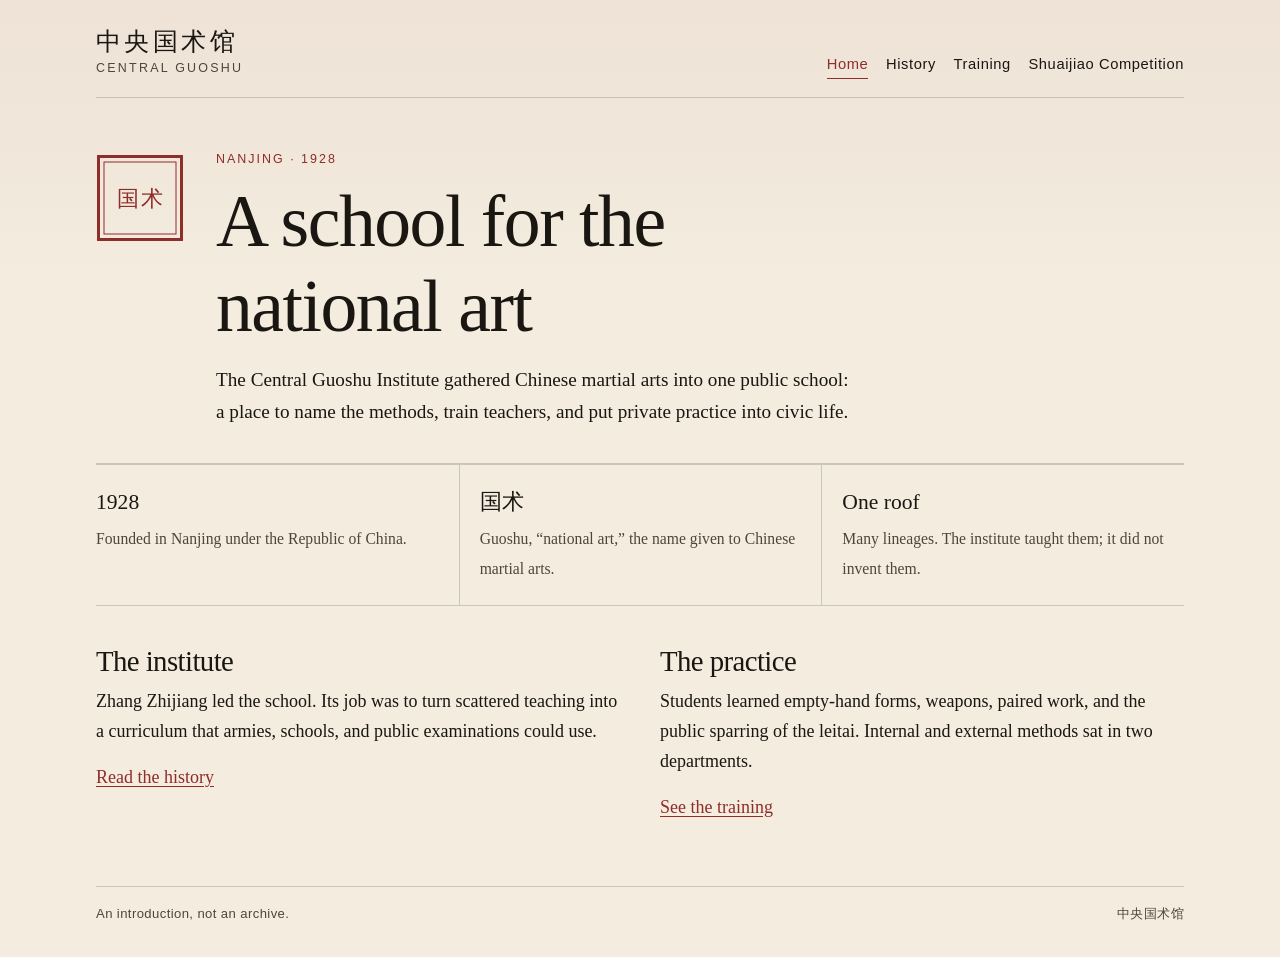
<file: index.html>
<!DOCTYPE html>
<html lang="en">
  <head>
    <meta charset="utf-8" />
    <meta name="viewport" content="width=device-width, initial-scale=1" />
    <title>Central Guoshu</title>
    <meta
      name="description"
      content="A short introduction to the Central Guoshu Institute, the martial-arts school founded in Nanjing in 1928."
    />
    <link rel="stylesheet" href="css/styles.css" />
  </head>
  <body>
    <a class="skip" href="#content">Skip to content</a>
    <header class="mast">
      <a class="mark" href="index.html">
        <span class="mark-zh" lang="zh-Hans">中央国术馆</span>
        <span class="mark-en">Central Guoshu</span>
      </a>
      <nav aria-label="Primary">
        <a href="index.html" aria-current="page">Home</a>
        <a href="history.html">History</a>
        <a href="training.html">Training</a>
        <a href="shuaijiao.html">Shuaijiao Competition</a>
      </nav>
    </header>

    <main id="content">
      <section class="hero">
        <svg class="seal" viewBox="0 0 88 88" aria-hidden="true">
          <rect x="2.5" y="2.5" width="83" height="83" fill="none" stroke="currentColor" stroke-width="3" />
          <rect x="8" y="8" width="72" height="72" fill="none" stroke="currentColor" stroke-width="1" />
          <text x="32" y="52" text-anchor="middle">国</text>
          <text x="56" y="52" text-anchor="middle">术</text>
        </svg>
        <div>
          <p class="kicker">Nanjing · 1928</p>
          <h1>A school for the national art</h1>
          <p class="lede" id="lede">
            The Central Guoshu Institute gathered Chinese martial arts into one public school:
            a place to name the methods, train teachers, and put private practice into civic life.
          </p>
        </div>
      </section>

      <ul class="facts">
        <li>
          <strong>1928</strong>
          <span>Founded in Nanjing under the Republic of China.</span>
        </li>
        <li>
          <strong lang="zh-Hans">国术</strong>
          <span>Guoshu, “national art,” the name given to Chinese martial arts.</span>
        </li>
        <li>
          <strong>One roof</strong>
          <span>Many lineages. The institute taught them; it did not invent them.</span>
        </li>
      </ul>

      <section class="split">
        <article>
          <h2>The institute</h2>
          <p>
            Zhang Zhijiang led the school. Its job was to turn scattered teaching
            into a curriculum that armies, schools, and public examinations could use.
          </p>
          <a class="text-link" href="history.html">Read the history</a>
        </article>
        <article>
          <h2>The practice</h2>
          <p>
            Students learned empty-hand forms, weapons, paired work, and the public
            sparring of the leitai. Internal and external methods sat in two departments.
          </p>
          <a class="text-link" href="training.html">See the training</a>
        </article>
      </section>
    </main>

    <footer class="site-footer">
      <span>An introduction, not an archive.</span>
      <span lang="zh-Hans">中央国术馆</span>
    </footer>
  </body>
</html>
</file>
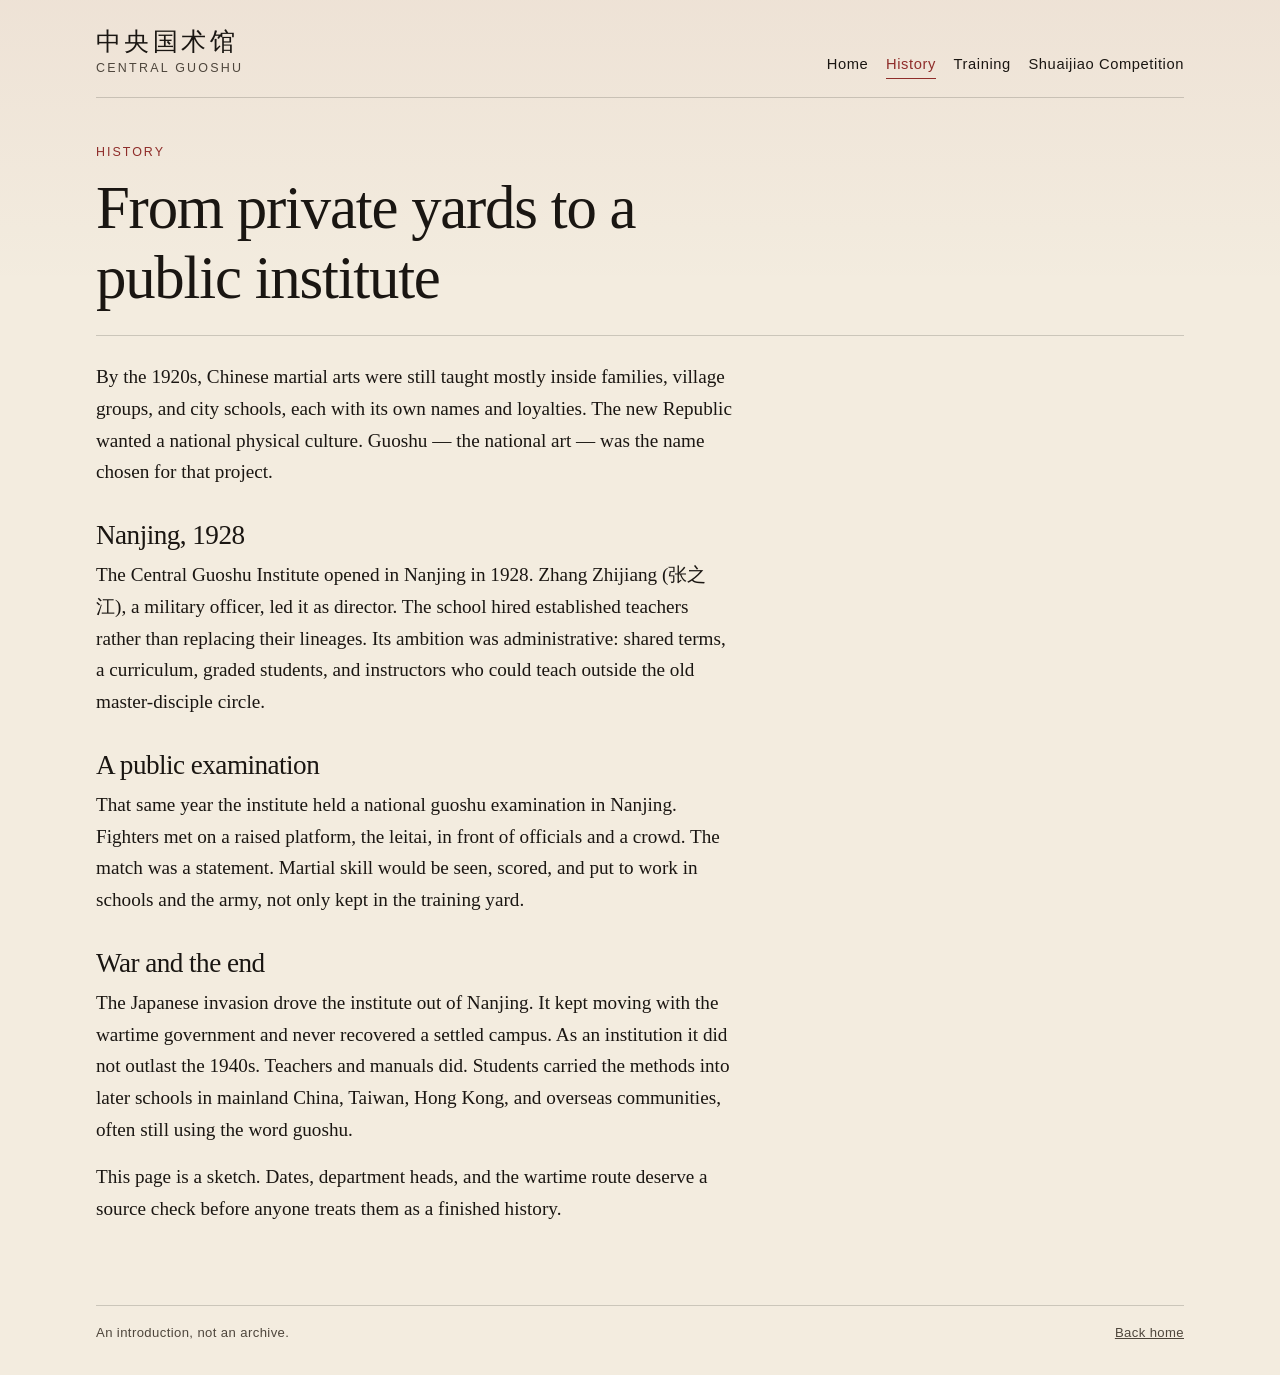
<file: history.html>
<!DOCTYPE html>
<html lang="en">
  <head>
    <meta charset="utf-8" />
    <meta name="viewport" content="width=device-width, initial-scale=1" />
    <title>History · Central Guoshu</title>
    <meta
      name="description"
      content="How the Central Guoshu Institute was founded in Nanjing, what it tried to do, and how it ended."
    />
    <link rel="stylesheet" href="css/styles.css" />
  </head>
  <body>
    <a class="skip" href="#content">Skip to content</a>
    <header class="mast">
      <a class="mark" href="index.html">
        <span class="mark-zh" lang="zh-Hans">中央国术馆</span>
        <span class="mark-en">Central Guoshu</span>
      </a>
      <nav aria-label="Primary">
        <a href="index.html">Home</a>
        <a href="history.html" aria-current="page">History</a>
        <a href="training.html">Training</a>
        <a href="shuaijiao.html">Shuaijiao Competition</a>
      </nav>
    </header>

    <main id="content">
      <header class="page-head">
        <p class="kicker">History</p>
        <h1>From private yards to a public institute</h1>
      </header>
      <article class="prose">
        <p>
          By the 1920s, Chinese martial arts were still taught mostly inside families,
          village groups, and city schools, each with its own names and loyalties.
          The new Republic wanted a national physical culture. Guoshu — the national art —
          was the name chosen for that project.
        </p>
        <h2>Nanjing, 1928</h2>
        <p>
          The Central Guoshu Institute opened in Nanjing in 1928. Zhang Zhijiang
          (<span lang="zh-Hans">张之江</span>), a military officer, led it as director.
          The school hired established teachers rather than replacing their lineages.
          Its ambition was administrative: shared terms, a curriculum, graded students,
          and instructors who could teach outside the old master-disciple circle.
        </p>
        <h2>A public examination</h2>
        <p>
          That same year the institute held a national guoshu examination in Nanjing.
          Fighters met on a raised platform, the leitai, in front of officials and a crowd.
          The match was a statement. Martial skill would be seen, scored, and put to work
          in schools and the army, not only kept in the training yard.
        </p>
        <h2>War and the end</h2>
        <p>
          The Japanese invasion drove the institute out of Nanjing. It kept moving with
          the wartime government and never recovered a settled campus. As an institution
          it did not outlast the 1940s. Teachers and manuals did. Students carried the
          methods into later schools in mainland China, Taiwan, Hong Kong, and overseas
          communities, often still using the word guoshu.
        </p>
        <p>
          This page is a sketch. Dates, department heads, and the wartime route deserve
          a source check before anyone treats them as a finished history.
        </p>
      </article>
    </main>

    <footer class="site-footer">
      <span>An introduction, not an archive.</span>
      <a href="index.html">Back home</a>
    </footer>
  </body>
</html>
</file>
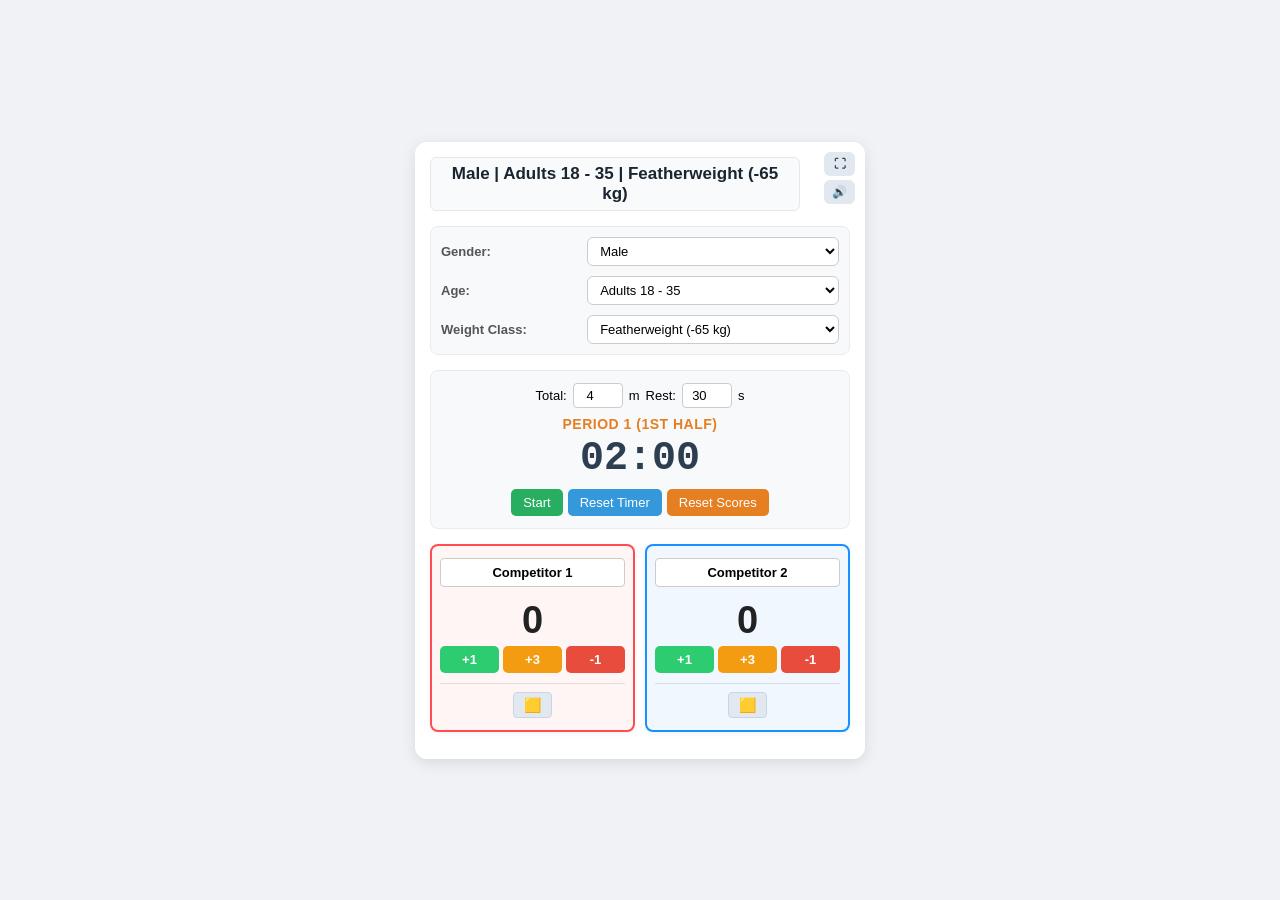
<file: shuaijiao.html>
<!DOCTYPE html>
<html lang="en">
<head>
  <meta charset="UTF-8">
  <meta name="viewport" content="width=device-width, initial-scale=1.0, maximum-scale=1.0, user-scalable=no">
  <title>Shuaijiao Competition Scoreboard</title>
  <style>
    body {
      font-family: 'Segoe UI', Tahoma, Geneva, Verdana, sans-serif;
      display: flex;
      justify-content: center;
      align-items: center;
      min-height: 100vh;
      background-color: #f0f2f5;
      margin: 0;
      padding: 10px;
      box-sizing: border-box;
    }
    .container {
      background: white;
      padding: 15px;
      border-radius: 12px;
      box-shadow: 0 4px 15px rgba(0,0,0,0.1);
      width: 100%;
      max-width: 450px;
      text-align: center;
      position: relative;
      box-sizing: border-box;
    }
    
    /* Top Bar Controls */
    .top-controls {
      position: absolute;
      top: 10px;
      right: 10px;
      display: flex;
      flex-direction: column;
      gap: 4px;
    }
    .icon-btn {
      background: #e2e8f0;
      border: none;
      padding: 5px 8px;
      border-radius: 6px;
      cursor: pointer;
      font-size: 12px;
      font-weight: 600;
      color: #334155;
      transition: background 0.2s;
    }
    .icon-btn:hover {
      background: #cbd5e1;
    }

    /* Dynamic Info Title */
    .match-info-title {
      font-size: 17px;
      font-weight: bold;
      color: #1a252f;
      margin-bottom: 15px;
      margin-right: 50px;
      padding: 6px 8px;
      background: #f8fafc;
      border: 1px solid #e2e8f0;
      border-radius: 6px;
      word-break: break-word;
    }
    
    /* Category Selectors */
    .selectors-container {
      display: flex;
      flex-direction: column;
      gap: 10px;
      margin-bottom: 15px;
      background: #f8f9fa;
      padding: 10px;
      border-radius: 8px;
      border: 1px solid #e9ecef;
    }
    .selector-row {
      display: flex;
      align-items: center;
      justify-content: space-between;
      width: 100%;
    }
    .selector-row label {
      font-weight: 600;
      color: #555;
      font-size: 13px;
      text-align: left;
      flex: 1;
    }
    .selector-row select, .selector-row input {
      flex: 1.6;
      padding: 5px 8px;
      font-size: 13px;
      border-radius: 6px;
      border: 1px solid #ccc;
      outline: none;
      background: #fff;
    }
    .custom-input-field {
      margin-top: 4px;
      display: none;
      width: 100%;
      box-sizing: border-box;
      padding: 5px 8px;
      font-size: 13px;
      border: 1px solid #3498db;
      border-radius: 6px;
      outline: none;
      background: #f8fafc;
    }

    /* Timer Section */
    .timer-section {
      background: #f8f9fa;
      padding: 12px;
      border-radius: 8px;
      margin-bottom: 15px;
      border: 1px solid #e9ecef;
    }
    .timer-setup {
      margin-bottom: 8px;
      display: flex;
      justify-content: center;
      gap: 6px;
      align-items: center;
      flex-wrap: wrap;
      font-size: 13px;
    }
    .timer-setup input {
      width: 40px;
      padding: 4px;
      font-size: 13px;
      text-align: center;
      border: 1px solid #ccc;
      border-radius: 4px;
    }
    .period-indicator {
      font-size: 14px;
      font-weight: bold;
      color: #e67e22;
      margin-bottom: 4px;
      text-transform: uppercase;
      letter-spacing: 0.5px;
    }
    .timer {
      font-size: 40px;
      font-family: 'Courier New', Courier, monospace;
      font-weight: bold;
      color: #2c3e50;
      margin-bottom: 8px;
    }
    .timer-buttons {
      display: flex;
      justify-content: center;
      flex-wrap: wrap;
      gap: 5px;
    }
    .timer-buttons button {
      padding: 6px 12px;
      font-size: 13px;
      cursor: pointer;
      border: none;
      border-radius: 5px;
      background-color: #3498db;
      color: white;
      transition: background 0.2s;
    }
    .timer-buttons button:hover {
      background-color: #2980b9;
    }
    .timer-buttons button.btn-toggle-timer {
      background-color: #27ae60;
    }
    .timer-buttons button.btn-toggle-timer:hover {
      background-color: #219653;
    }
    .timer-buttons button.btn-reset-scores {
      background-color: #e67e22;
    }
    .timer-buttons button.btn-reset-scores:hover {
      background-color: #d35400;
    }

    /* Competitors Layout */
    .competitors-container {
      display: flex;
      gap: 10px;
      justify-content: space-between;
      margin-bottom: 12px;
    }
    .competitor-card {
      flex: 1;
      padding: 12px 8px;
      border-radius: 8px;
      box-shadow: 0 2px 6px rgba(0,0,0,0.05);
      display: flex;
      flex-direction: column;
      align-items: center;
      box-sizing: border-box;
      min-width: 0;
    }
    
    /* Corner Colors: Red vs Blue */
    .competitor-card.red {
      background-color: #fff5f5;
      border: 2px solid #ff4d4f;
    }
    .competitor-card.blue {
      background-color: #f0f7ff;
      border: 2px solid #1890ff;
    }

    .competitor-card input[type="text"] {
      width: 100%;
      padding: 6px 4px;
      font-size: 13px;
      font-weight: bold;
      text-align: center;
      border: 1px solid #ccc;
      border-radius: 4px;
      margin-bottom: 8px;
      outline: none;
      background: #fff;
      box-sizing: border-box;
    }

    .score-display {
      font-size: 38px;
      font-weight: bold;
      margin: 4px 0;
      color: #222;
    }

    .score-buttons {
      display: flex;
      gap: 4px;
      justify-content: center;
      margin-bottom: 10px;
      width: 100%;
    }
    .score-btn {
      padding: 6px 8px;
      font-size: 13px;
      font-weight: bold;
      cursor: pointer;
      border: none;
      border-radius: 5px;
      color: white;
      flex: 1;
      transition: transform 0.1s, opacity 0.2s;
    }
    .score-btn:active {
      transform: scale(0.95);
    }
    .btn-add-1 {
      background-color: #2ecc71;
    }
    .btn-add-1:hover {
      background-color: #27ae60;
    }
    .btn-add-3 {
      background-color: #f39c12;
    }
    .btn-add-3:hover {
      background-color: #d68910;
    }
    .btn-subtract {
      background-color: #e74c3c;
    }
    .btn-subtract:hover {
      background-color: #c0392b;
    }

    /* Card Section */
    .card-section {
      border-top: 1px solid rgba(0,0,0,0.1);
      width: 100%;
      padding-top: 8px;
      display: flex;
      flex-direction: column;
      align-items: center;
      gap: 6px;
    }
    .card-trigger-btn {
      background-color: #e2e8f0;
      color: #334155;
      border: 1px solid #cbd5e1;
      padding: 4px 10px;
      font-size: 14px;
      border-radius: 4px;
      cursor: pointer;
      transition: background 0.2s;
    }
    .card-trigger-btn:hover {
      background-color: #cbd5e1;
    }
    .card-display {
      width: 22px;
      height: 30px;
      border-radius: 3px;
      display: none;
      box-shadow: 0 2px 4px rgba(0,0,0,0.15);
    }
    .card-display.yellow {
      background-color: #f1c40f;
      border: 1px solid #d4ac0d;
      display: block;
    }
    .card-display.red {
      background-color: #e74c3c;
      border: 1px solid #c0392b;
      display: block;
    }

    /* Winner Banner */
    .winner-banner {
      margin-top: 10px;
      padding: 10px;
      font-size: 15px;
      font-weight: bold;
      border-radius: 6px;
      background-color: #d4edda;
      color: #155724;
      border: 1px solid #c3e6cb;
      display: none;
    }

    @media (max-width: 380px) {
      .score-btn {
        padding: 5px 4px;
        font-size: 11px;
      }
      .score-display {
        font-size: 32px;
      }
      .timer {
        font-size: 34px;
      }
    }
  </style>
</head>
<body>

  <div class="container" id="appContainer">
    <!-- Top Right Utilities (Fullscreen on top, Sound toggle below) -->
    <div class="top-controls">
      <button class="icon-btn" onclick="toggleFullscreen()" title="Toggle Fullscreen">⛶</button>
      <button class="icon-btn" id="soundToggleBtn" onclick="toggleSound()" title="Toggle Whistle Sound">🔊</button>
    </div>

    <!-- Dynamic Match Info Title Display -->
    <div class="match-info-title" id="matchInfoTitle">Male | Adults 18 - 35 | Featherweight (-65 kg)</div>

    <!-- Category Selectors (Gender, Age, Weight) -->
    <div class="selectors-container">
      <div class="selector-row">
        <label for="genderSelect">Gender:</label>
        <select id="genderSelect" onchange="updateMatchInfoTitle()">
          <option value="Male" selected>Male</option>
          <option value="Female">Female</option>
          <option value="Mixed">Mixed</option>
        </select>
      </div>

      <!-- Age Selector with Custom Option -->
      <div class="selector-row" style="flex-direction: column; align-items: stretch;">
        <div style="display: flex; align-items: center; justify-content: space-between; width: 100%;">
          <label for="ageSelect">Age:</label>
          <select id="ageSelect" onchange="handleAgeChange()">
            <option value="Children under 18">Children under 18</option>
            <option value="Adults 18 - 35" selected>Adults 18 - 35</option>
            <option value="Senior Adults 35+">Senior Adults 35+</option>
            <option value="custom">Custom...</option>
          </select>
        </div>
        <input type="text" id="customAgeInput" class="custom-input-field" placeholder="Type custom age & press Enter" onkeydown="handleAgeKeydown(event)">
      </div>

      <!-- Weight Class Selector with Custom Option -->
      <div class="selector-row" style="flex-direction: column; align-items: stretch;">
        <div style="display: flex; align-items: center; justify-content: space-between; width: 100%;">
          <label for="weightClass">Weight Class:</label>
          <select id="weightClass" onchange="handleWeightClassChange()">
            <option value="Flyweight (-56 kg)">Flyweight (-56 kg)</option>
            <option value="Bantamweight (-60 kg)">Bantamweight (-60 kg)</option>
            <option value="Featherweight (-65 kg)" selected>Featherweight (-65 kg)</option>
            <option value="Lightweight (-70 kg)">Lightweight (-70 kg)</option>
            <option value="Welterweight (-75 kg)">Welterweight (-75 kg)</option>
            <option value="Middleweight (-82 kg)">Middleweight (-82 kg)</option>
            <option value="Light Heavyweight (-90 kg)">Light Heavyweight (-90 kg)</option>
            <option value="Heavyweight (-100 kg)">Heavyweight (-100 kg)</option>
            <option value="Super Heavyweight (+100 kg)">Super Heavyweight (+100 kg)</option>
            <option value="custom">Custom...</option>
          </select>
        </div>
        <input type="text" id="customWeightInput" class="custom-input-field" placeholder="Type custom weight & press Enter" onkeydown="handleWeightKeydown(event)">
      </div>
    </div>

    <!-- Timer -->
    <div class="timer-section">
      <div class="timer-setup">
        <label>Total:</label>
        <input type="number" id="inputTotalMins" value="4" min="0" placeholder="Min">m
        <label>Rest:</label>
        <input type="number" id="inputRestSecs" value="30" min="0" max="59" placeholder="Sec">s
      </div>
      <div class="period-indicator" id="periodIndicator">Period 1 (1st Half)</div>
      <div class="timer" id="display">02:00</div>
      <div class="timer-buttons">
        <button class="btn-toggle-timer" id="toggleTimerBtn" onclick="toggleTimer()">Start</button>
        <button onclick="resetTimer()">Reset Timer</button>
        <button class="btn-reset-scores" onclick="resetScores()">Reset Scores</button>
      </div>
    </div>

    <!-- Competitors -->
    <div class="competitors-container">
      <!-- Competitor 1 (Red Corner) -->
      <div class="competitor-card red">
        <input type="text" value="Competitor 1" id="comp1Name" placeholder="Name">
        <div class="score-display" id="score1">0</div>
        <div class="score-buttons">
          <button class="score-btn btn-add-1" onclick="changeScore(1, 1)">+1</button>
          <button class="score-btn btn-add-3" onclick="changeScore(1, 3)">+3</button>
          <button class="score-btn btn-subtract" onclick="changeScore(1, -1)">-1</button>
        </div>
        <div class="card-section">
          <button class="card-trigger-btn" onclick="handleCardClick(1)">🟨</button>
          <div class="card-display" id="card1"></div>
        </div>
      </div>

      <!-- Competitor 2 (Blue Corner) -->
      <div class="competitor-card blue">
        <input type="text" value="Competitor 2" id="comp2Name" placeholder="Name">
        <div class="score-display" id="score2">0</div>
        <div class="score-buttons">
          <button class="score-btn btn-add-1" onclick="changeScore(2, 1)">+1</button>
          <button class="score-btn btn-add-3" onclick="changeScore(2, 3)">+3</button>
          <button class="score-btn btn-subtract" onclick="changeScore(2, -1)">-1</button>
        </div>
        <div class="card-section">
          <button class="card-trigger-btn" onclick="handleCardClick(2)">🟨</button>
          <div class="card-display" id="card2"></div>
        </div>
      </div>
    </div>

    <!-- Winner Announcement Banner -->
    <div class="winner-banner" id="winnerBanner"></div>
  </div>

  <script>
    // --- DYNAMIC TITLE UPDATE & CUSTOM OPTION SAVING ---
    function updateMatchInfoTitle() {
      const gender = document.getElementById('genderSelect').value;
      const ageSelect = document.getElementById('ageSelect').value;
      const weightSelect = document.getElementById('weightClass').value;

      document.getElementById('matchInfoTitle').textContent = `${gender} | ${ageSelect} | ${weightSelect}`;
    }

    function handleAgeChange() {
      const selectElem = document.getElementById('ageSelect');
      const customInput = document.getElementById('customAgeInput');
      if (selectElem.value === 'custom') {
        customInput.style.display = 'block';
        customInput.focus();
      } else {
        customInput.style.display = 'none';
        updateMatchInfoTitle();
      }
    }

    function handleAgeKeydown(event) {
      if (event.key === 'Enter') {
        saveCustomAge();
      }
    }

    function saveCustomAge() {
      const customInput = document.getElementById('customAgeInput');
      const customVal = customInput.value.trim();
      const selectElem = document.getElementById('ageSelect');

      if (customVal !== '') {
        const newOption = document.createElement('option');
        newOption.value = customVal;
        newOption.textContent = customVal;
        
        const customOptionElem = selectElem.querySelector('option[value="custom"]');
        selectElem.insertBefore(newOption, customOptionElem);

        selectElem.value = customVal;
      } else {
        selectElem.selectedIndex = 0;
      }

      customInput.value = '';
      customInput.style.display = 'none';
      updateMatchInfoTitle();
    }

    function handleWeightClassChange() {
      const selectElem = document.getElementById('weightClass');
      const customInput = document.getElementById('customWeightInput');
      if (selectElem.value === 'custom') {
        customInput.style.display = 'block';
        customInput.focus();
      } else {
        customInput.style.display = 'none';
        updateMatchInfoTitle();
      }
    }

    function handleWeightKeydown(event) {
      if (event.key === 'Enter') {
        saveCustomWeight();
      }
    }

    function saveCustomWeight() {
      const customInput = document.getElementById('customWeightInput');
      const customVal = customInput.value.trim();
      const selectElem = document.getElementById('weightClass');

      if (customVal !== '') {
        const newOption = document.createElement('option');
        newOption.value = customVal;
        newOption.textContent = customVal;
        
        const customOptionElem = selectElem.querySelector('option[value="custom"]');
        selectElem.insertBefore(newOption, customOptionElem);

        selectElem.value = customVal;
      } else {
        selectElem.selectedIndex = 0;
      }

      customInput.value = '';
      customInput.style.display = 'none';
      updateMatchInfoTitle();
    }

    // --- UTILITIES: FULLSCREEN & SOUND TOGGLE ---
    let soundEnabled = true;

    function toggleSound() {
      soundEnabled = !soundEnabled;
      const btn = document.getElementById('soundToggleBtn');
      btn.textContent = soundEnabled ? '🔊' : '🔇';
    }

    function toggleFullscreen() {
      if (!document.fullscreenElement) {
        document.documentElement.requestFullscreen().catch(err => {
          alert(`Error attempting to enable fullscreen: ${err.message}`);
        });
      } else {
        if (document.exitFullscreen) {
          document.exitFullscreen();
        }
      }
    }

    // --- LOCAL AUDIO WHISTLE PLAYER ---
    const whistleAudio = new Audio('resources/shuaijiao-whistle.mp3');

    function playWhistleSound() {
      if (!soundEnabled) return;
      whistleAudio.currentTime = 0;
      whistleAudio.play().catch(err => {
        console.log("Audio playback prevented or failed:", err);
      });
    }

    // --- COUNTDOWN TIMER & PERIOD LOGIC ---
    let currentPeriod = 1; // 1 = Period 1, 2 = Rest Period, 3 = Period 2
    let remainingSeconds = 120;
    let timerId = null;
    let isRunning = false;
    let isMatchEnded = false;

    const display = document.getElementById('display');
    const periodIndicator = document.getElementById('periodIndicator');
    const toggleTimerBtn = document.getElementById('toggleTimerBtn');
    const inputTotalMins = document.getElementById('inputTotalMins');
    const inputRestSecs = document.getElementById('inputRestSecs');

    function getHalfDuration() {
      const totalMins = parseInt(inputTotalMins.value) || 4;
      const totalSecs = totalMins * 60;
      return Math.floor(totalSecs / 2);
    }

    function getRestDuration() {
      return parseInt(inputRestSecs.value) || 30;
    }

    function formatTime(seconds) {
      const mins = Math.floor(seconds / 60);
      const secs = seconds % 60;
      return `${String(mins).padStart(2, '0')}:${String(secs).padStart(2, '0')}`;
    }

    function updateDisplay() {
      display.textContent = formatTime(remainingSeconds);
      if (currentPeriod === 1) {
        periodIndicator.textContent = "Period 1 (1st Half)";
        periodIndicator.style.color = "#e67e22";
      } else if (currentPeriod === 2) {
        periodIndicator.textContent = "Rest Period";
        periodIndicator.style.color = "#27ae60";
      } else if (currentPeriod === 3) {
        periodIndicator.textContent = "Period 2 (2nd Half)";
        periodIndicator.style.color = "#e67e22";
      }
    }

    function syncTimeFromInputs() {
      if (!isRunning && currentPeriod === 1) {
        remainingSeconds = getHalfDuration();
        updateDisplay();
      }
    }

    inputTotalMins.addEventListener('input', syncTimeFromInputs);
    inputRestSecs.addEventListener('input', syncTimeFromInputs);

    function toggleTimer() {
      if (!isRunning) {
        if (toggleTimerBtn.textContent === 'Start' && currentPeriod === 1) {
          remainingSeconds = getHalfDuration();
          isMatchEnded = false;
        }

        if (remainingSeconds <= 0) return;

        isRunning = true;
        toggleTimerBtn.textContent = 'Pause';
        toggleTimerBtn.style.backgroundColor = '#e74c3c';
        
        timerId = setInterval(() => {
          if (remainingSeconds > 0) {
            remainingSeconds--;
            updateDisplay();
          }

          if (remainingSeconds === 0) {
            pauseTimer();
            playWhistleSound();

            if (currentPeriod === 1) {
              currentPeriod = 2;
              remainingSeconds = getRestDuration();
              updateDisplay();
              toggleTimerBtn.textContent = 'Start Rest';
              toggleTimerBtn.style.backgroundColor = '#27ae60';
            } else if (currentPeriod === 2) {
              currentPeriod = 3;
              remainingSeconds = getHalfDuration();
              updateDisplay();
              toggleTimerBtn.textContent = 'Start 2nd Half';
              toggleTimerBtn.style.backgroundColor = '#27ae60';
            } else if (currentPeriod === 3) {
              checkTimerExpirationWinner();
            }
          }
        }, 1000);
      } else {
        pauseTimer();
      }
    }

    function pauseTimer() {
      if (isRunning) {
        clearInterval(timerId);
        timerId = null;
        isRunning = false;
        toggleTimerBtn.textContent = 'Resume';
        toggleTimerBtn.style.backgroundColor = '#3498db';
      }
    }

    function resetTimer() {
      pauseTimer();
      currentPeriod = 1;
      remainingSeconds = getHalfDuration();
      updateDisplay();
      toggleTimerBtn.textContent = 'Start';
      toggleTimerBtn.style.backgroundColor = '#27ae60';
      isMatchEnded = false;
      checkSpreadWinner();
    }

    // --- SCORE, CARD & WINNER LOGIC ---
    let score1 = 0;
    let score2 = 0;
    let cardState1 = 0;
    let cardState2 = 0;

    function changeScore(competitorNum, delta) {
      if (competitorNum === 1) {
        score1 = Math.max(0, score1 + delta);
        document.getElementById('score1').textContent = score1;
      } else if (competitorNum === 2) {
        score2 = Math.max(0, score2 + delta);
        document.getElementById('score2').textContent = score2;
      }
      checkSpreadWinner();
    }

    function handleCardClick(competitorNum) {
      const cardElem = document.getElementById(`card${competitorNum}`);
      const banner = document.getElementById('winnerBanner');
      const name1 = document.getElementById('comp1Name').value || 'Competitor 1';
      const name2 = document.getElementById('comp2Name').value || 'Competitor 2';

      if (competitorNum === 1) {
        cardState1 = (cardState1 + 1) % 3;
        if (cardState1 === 0) {
          cardElem.className = 'card-display';
        } else if (cardState1 === 1) {
          cardElem.className = 'card-display yellow';
          changeScore(2, 1);
        } else if (cardState1 === 2) {
          cardElem.className = 'card-display red';
          if (!isMatchEnded) {
            playWhistleSound();
            pauseTimer();
            isMatchEnded = true;
          }
          banner.textContent = `🟥 Red Card! Winner by disqualification: ${name2}!`;
          banner.style.display = 'block';
        }
      } else if (competitorNum === 2) {
        cardState2 = (cardState2 + 1) % 3;
        if (cardState2 === 0) {
          cardElem.className = 'card-display';
        } else if (cardState2 === 1) {
          cardElem.className = 'card-display yellow';
          changeScore(1, 1);
        } else if (cardState2 === 2) {
          cardElem.className = 'card-display red';
          if (!isMatchEnded) {
            playWhistleSound();
            pauseTimer();
            isMatchEnded = true;
          }
          banner.textContent = `🟥 Red Card! Winner by disqualification: ${name1}!`;
          banner.style.display = 'block';
        }
      }

      if (cardState1 !== 2 && cardState2 !== 2) {
        checkSpreadWinner();
      }
    }

    function resetScores() {
      score1 = 0;
      score2 = 0;
      cardState1 = 0;
      cardState2 = 0;
      document.getElementById('score1').textContent = score1;
      document.getElementById('score2').textContent = score2;
      document.getElementById('card1').className = 'card-display';
      document.getElementById('card2').className = 'card-display';
      isMatchEnded = false;
      checkSpreadWinner();
    }

    function checkSpreadWinner() {
      if (cardState1 === 2 || cardState2 === 2) return;

      const banner = document.getElementById('winnerBanner');
      const name1 = document.getElementById('comp1Name').value || 'Competitor 1';
      const name2 = document.getElementById('comp2Name').value || 'Competitor 2';
      const diff = Math.abs(score1 - score2);

      if (diff >= 6 && (currentPeriod === 1 || currentPeriod === 3)) {
        if (!isMatchEnded) {
          playWhistleSound();
          pauseTimer();
          isMatchEnded = true;
        }
        if (score1 > score2) {
          banner.textContent = `🏆 Winner by Advantage: ${name1}!`;
        } else {
          banner.textContent = `🏆 Winner by Advantage: ${name2}!`;
        }
        banner.style.display = 'block';
      } else if (currentPeriod === 1 || currentPeriod === 3) {
        banner.style.display = 'none';
        isMatchEnded = false;
      }
    }

    function checkTimerExpirationWinner() {
      if (cardState1 === 2 || cardState2 === 2) return;

      const banner = document.getElementById('winnerBanner');
      const name1 = document.getElementById('comp1Name').value || 'Competitor 1';
      const name2 = document.getElementById('comp2Name').value || 'Competitor 2';

      if (score1 > score2) {
        banner.textContent = `⏰ Time's up! Winner: ${name1} (${score1} - ${score2})`;
      } else if (score2 > score1) {
        banner.textContent = `⏰ Time's up! Winner: ${name2} (${score2} - ${score1})`;
      } else {
        banner.textContent = `⏰ Time's up! The match is a Draw (${score1} - ${score2})`;
      }
      banner.style.display = 'block';
    }

    updateDisplay();
  </script>
</body>
</html>
</file>
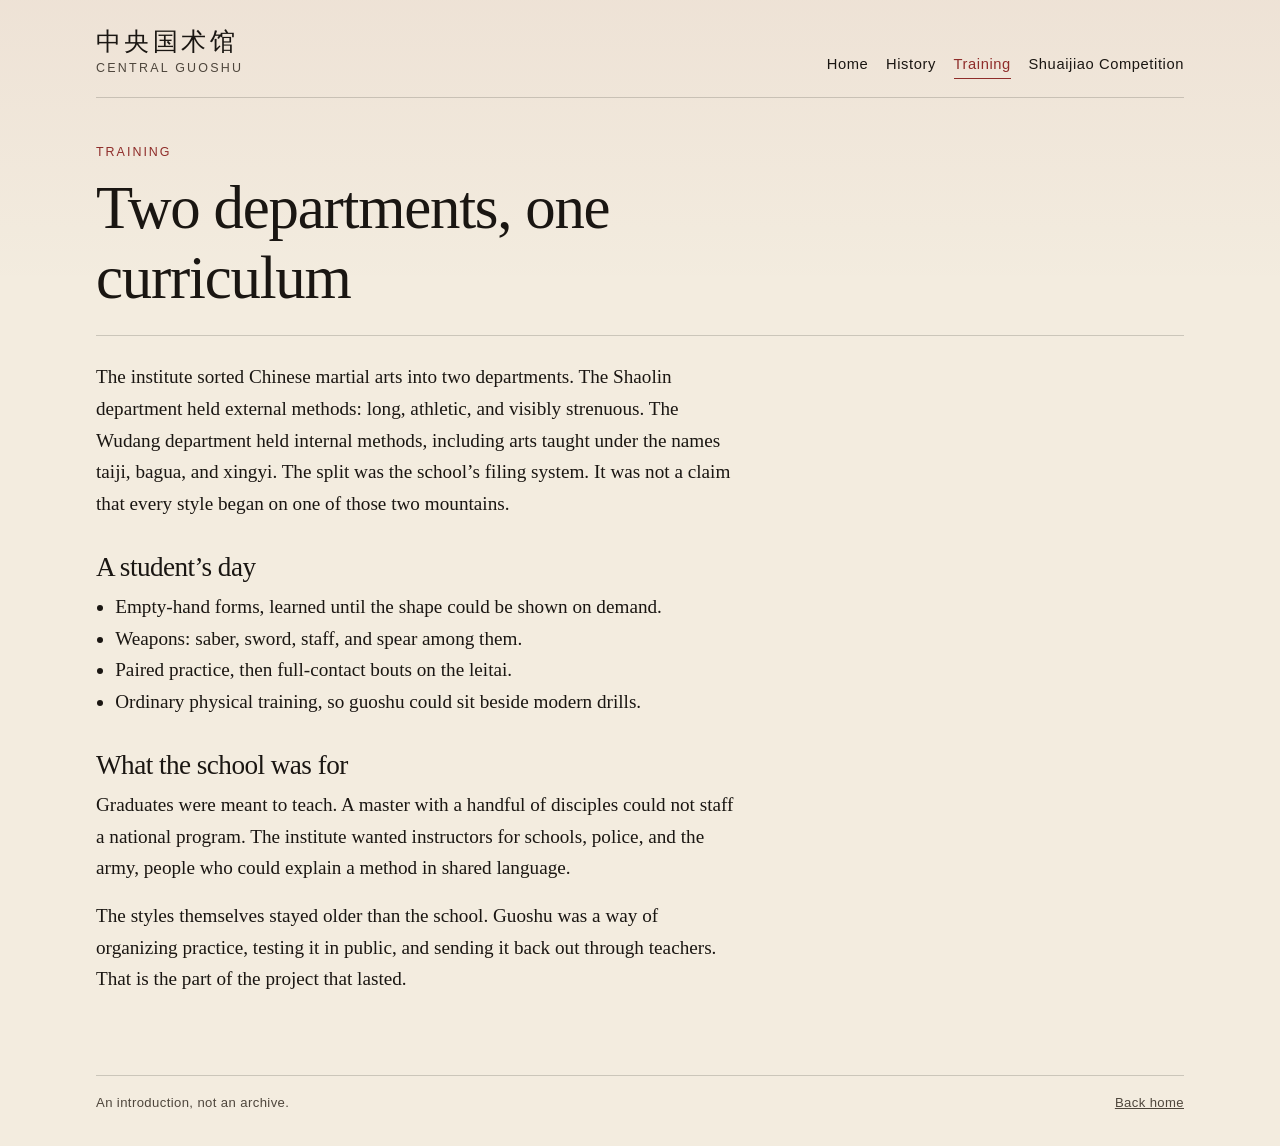
<file: training.html>
<!DOCTYPE html>
<html lang="en">
  <head>
    <meta charset="utf-8" />
    <meta name="viewport" content="width=device-width, initial-scale=1" />
    <title>Training · Central Guoshu</title>
    <meta
      name="description"
      content="What students practiced at the Central Guoshu Institute: forms, weapons, sparring, and the two departments."
    />
    <link rel="stylesheet" href="css/styles.css" />
  </head>
  <body>
    <a class="skip" href="#content">Skip to content</a>
    <header class="mast">
      <a class="mark" href="index.html">
        <span class="mark-zh" lang="zh-Hans">中央国术馆</span>
        <span class="mark-en">Central Guoshu</span>
      </a>
      <nav aria-label="Primary">
        <a href="index.html">Home</a>
        <a href="history.html">History</a>
        <a href="training.html" aria-current="page">Training</a>
        <a href="shuaijiao.html">Shuaijiao Competition</a>
      </nav>
    </header>

    <main id="content">
      <header class="page-head">
        <p class="kicker">Training</p>
        <h1>Two departments, one curriculum</h1>
      </header>
      <article class="prose">
        <p>
          The institute sorted Chinese martial arts into two departments. The Shaolin
          department held external methods: long, athletic, and visibly strenuous.
          The Wudang department held internal methods, including arts taught under the
          names taiji, bagua, and xingyi. The split was the school’s filing system.
          It was not a claim that every style began on one of those two mountains.
        </p>
        <h2>A student’s day</h2>
        <ul>
          <li>Empty-hand forms, learned until the shape could be shown on demand.</li>
          <li>Weapons: saber, sword, staff, and spear among them.</li>
          <li>Paired practice, then full-contact bouts on the leitai.</li>
          <li>Ordinary physical training, so guoshu could sit beside modern drills.</li>
        </ul>
        <h2>What the school was for</h2>
        <p>
          Graduates were meant to teach. A master with a handful of disciples could not
          staff a national program. The institute wanted instructors for schools, police,
          and the army, people who could explain a method in shared language.
        </p>
        <p>
          The styles themselves stayed older than the school. Guoshu was a way of
          organizing practice, testing it in public, and sending it back out through
          teachers. That is the part of the project that lasted.
        </p>
      </article>
    </main>

    <footer class="site-footer">
      <span>An introduction, not an archive.</span>
      <a href="index.html">Back home</a>
    </footer>
  </body>
</html>
</file>
<file: css/styles.css>
/* Visual tokens. Change these first if you want a different palette. */
:root {
  --paper: #f3ecdf;
  --paper-deep: #e6d9c4;
  --ink: #1a1612;
  --ink-soft: #4e463c;
  --cinnabar: #8f2d2a;
  --line: rgba(26, 22, 18, 0.18);
  --measure: 40rem;
  --wide: 68rem;
}

*,
*::before,
*::after {
  box-sizing: border-box;
}

html {
  scroll-behavior: smooth;
}

body {
  margin: 0;
  min-height: 100vh;
  background:
    linear-gradient(180deg, rgba(143, 45, 42, 0.05), transparent 18rem),
    var(--paper);
  color: var(--ink);
  font-family: "Iowan Old Style", Palatino, "Palatino Linotype", "Songti SC", "Noto Serif SC", serif;
  font-size: 1.125rem;
  line-height: 1.65;
}

a {
  color: inherit;
}

.skip {
  position: absolute;
  left: 1rem;
  top: 0;
  transform: translateY(-120%);
  background: var(--ink);
  color: var(--paper);
  padding: 0.4rem 0.7rem;
}

.skip:focus {
  transform: none;
}

.mast,
.site-footer,
main {
  width: min(var(--wide), calc(100% - 2.5rem));
  margin-inline: auto;
}

.mast {
  display: flex;
  justify-content: space-between;
  align-items: flex-end;
  gap: 1.5rem;
  padding: 1.75rem 0 1.1rem;
  border-bottom: 1px solid var(--line);
}

.mark {
  text-decoration: none;
}

.mark-zh {
  display: block;
  font-size: 1.55rem;
  letter-spacing: 0.14em;
  line-height: 1.1;
}

.mark-en {
  display: block;
  margin-top: 0.2rem;
  color: var(--ink-soft);
  font-family: "Avenir Next", "Segoe UI", sans-serif;
  font-size: 0.78rem;
  letter-spacing: 0.18em;
  text-transform: uppercase;
}

nav {
  display: flex;
  flex-wrap: wrap;
  gap: 0.35rem 1.1rem;
  font-family: "Avenir Next", "Segoe UI", sans-serif;
  font-size: 0.92rem;
  letter-spacing: 0.04em;
}

nav a {
  text-decoration: none;
  border-bottom: 1px solid transparent;
  padding-bottom: 0.1rem;
}

nav a:hover,
nav a[aria-current="page"] {
  border-bottom-color: var(--cinnabar);
  color: var(--cinnabar);
}

main {
  padding-bottom: 4rem;
}

.hero {
  display: grid;
  grid-template-columns: auto 1fr;
  gap: 1.75rem 2rem;
  align-items: start;
  padding: 3.2rem 0 2.2rem;
  border-bottom: 1px solid var(--line);
}

.seal {
  width: 5.5rem;
  height: 5.5rem;
  margin-top: 0.35rem;
  color: var(--cinnabar);
}

.seal text {
  fill: currentColor;
  font-size: 22px;
  font-family: "Songti SC", "Songti TC", "STSong", "Noto Serif SC", serif;
}

.kicker {
  margin: 0 0 0.6rem;
  color: var(--cinnabar);
  font-family: "Avenir Next", "Segoe UI", sans-serif;
  font-size: 0.78rem;
  letter-spacing: 0.16em;
  text-transform: uppercase;
}

h1,
h2 {
  font-weight: 500;
  letter-spacing: -0.02em;
  line-height: 1.15;
}

h1 {
  margin: 0;
  max-width: 16ch;
  font-size: clamp(2.6rem, 6vw, 4.6rem);
}

.lede,
.prose p,
.prose li {
  font-size: 1.2rem;
}

.lede {
  max-width: var(--measure);
  margin: 1rem 0 0;
}

.facts {
  display: grid;
  grid-template-columns: repeat(3, 1fr);
  margin: 0;
  padding: 0;
  list-style: none;
  border-bottom: 1px solid var(--line);
}

.facts li {
  padding: 1.25rem 1.25rem 1.35rem 0;
  border-top: 1px solid var(--line);
}

.facts li + li {
  padding-left: 1.25rem;
  border-left: 1px solid var(--line);
}

.facts strong {
  display: block;
  margin-bottom: 0.25rem;
  font-size: 1.35rem;
  font-weight: 500;
}

.facts span {
  color: var(--ink-soft);
  font-size: 0.98rem;
}

.split {
  display: grid;
  grid-template-columns: 1fr 1fr;
  gap: 2.5rem;
  padding-top: 2.4rem;
}

.split article h2 {
  margin: 0 0 0.6rem;
  font-size: 1.8rem;
}

.split p {
  margin: 0 0 1rem;
  max-width: 36rem;
}

.text-link {
  color: var(--cinnabar);
  text-underline-offset: 0.18em;
}

.page-head {
  padding: 2.8rem 0 1.4rem;
  border-bottom: 1px solid var(--line);
}

.page-head h1 {
  max-width: 18ch;
  font-size: clamp(2.3rem, 5vw, 3.8rem);
}

.prose {
  max-width: var(--measure);
  padding-top: 1.6rem;
}

.prose h2 {
  margin: 2rem 0 0.5rem;
  font-size: 1.7rem;
}

.prose p,
.prose ul {
  margin: 0 0 1rem;
}

.prose ul {
  padding-left: 1.2rem;
}

.site-footer {
  display: flex;
  justify-content: space-between;
  gap: 1rem;
  padding: 1rem 0 2rem;
  border-top: 1px solid var(--line);
  color: var(--ink-soft);
  font-family: "Avenir Next", "Segoe UI", sans-serif;
  font-size: 0.82rem;
  letter-spacing: 0.03em;
}

@media (max-width: 720px) {
  .mast,
  .hero,
  .facts,
  .split,
  .site-footer {
    display: block;
  }

  .facts li,
  .facts li + li {
    padding-left: 0;
    border-left: 0;
  }

  .seal {
    margin-bottom: 1rem;
  }

  nav {
    margin-top: 1rem;
  }

  .split article + article {
    margin-top: 1.8rem;
  }
}
</file>
